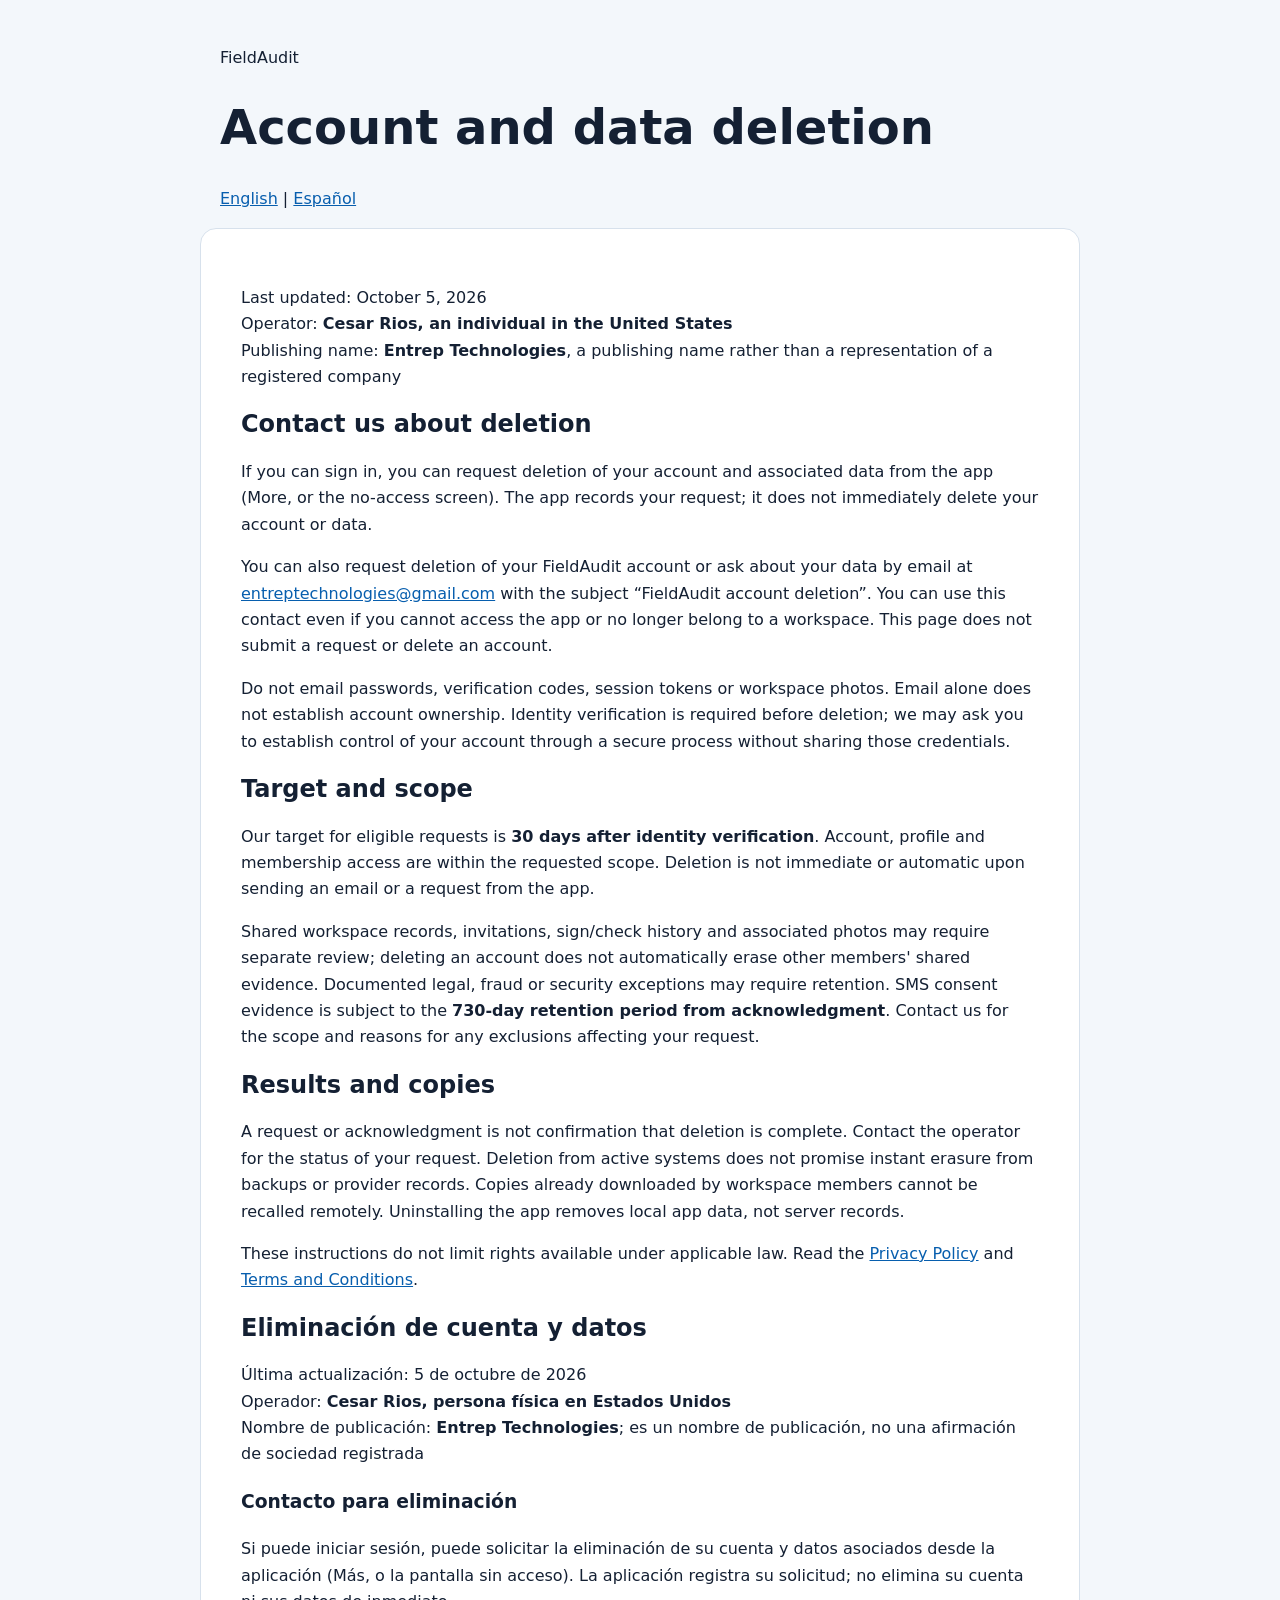
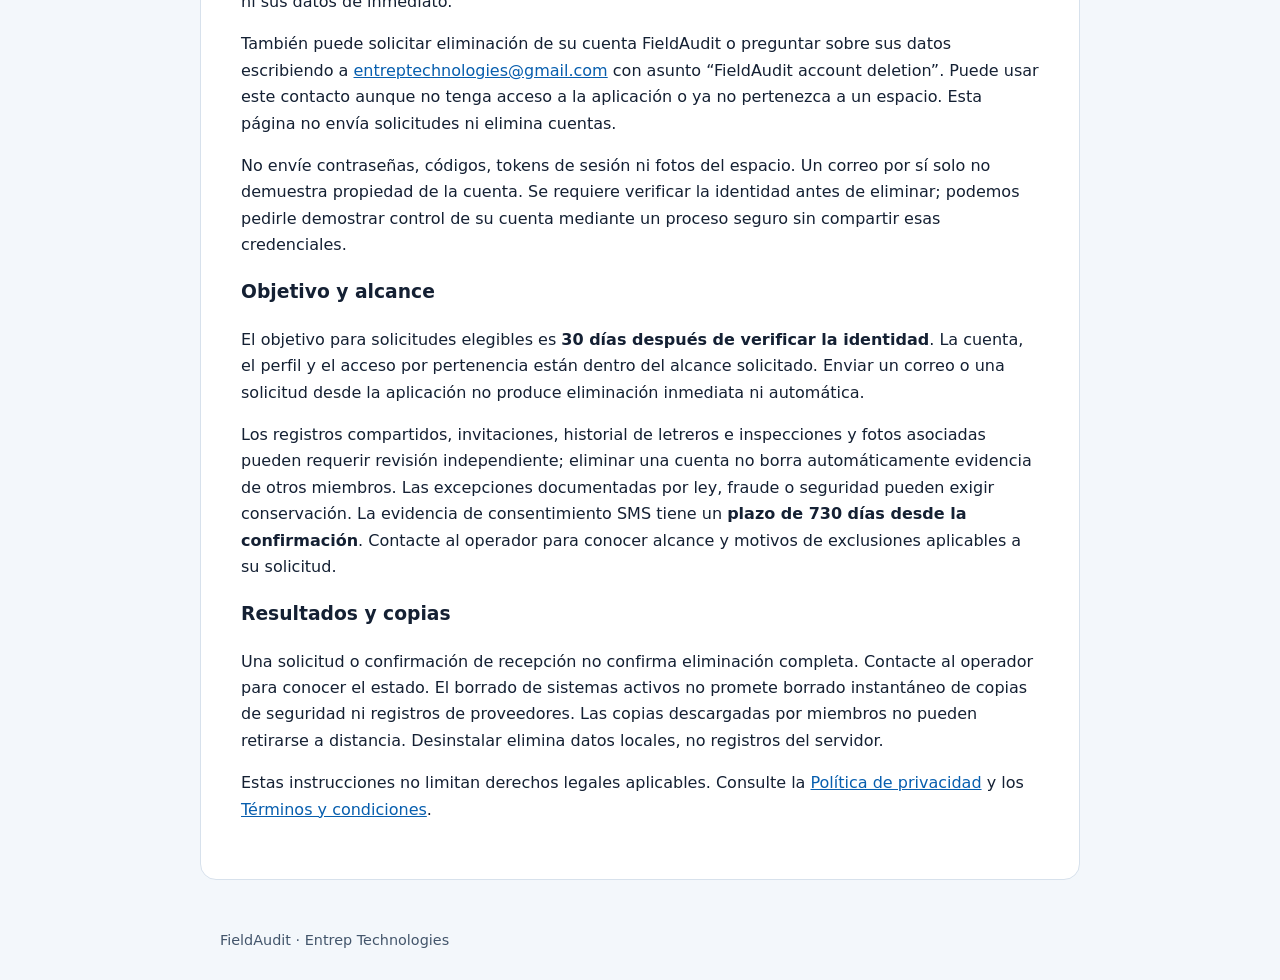
<file: delete/index.html>
<!doctype html>
<html lang="en">
  <head>
    <meta charset="utf-8" />
    <meta name="viewport" content="width=device-width, initial-scale=1" />
    <title>FieldAudit Account and Data Deletion</title>
    <link rel="stylesheet" href="../assets/site.css" />
  </head>
  <body>
    <header>
      <p>FieldAudit</p>
      <h1>Account and data deletion</h1>
      <nav aria-label="Language">
        <a href="#en">English</a> | <a href="#es" lang="es">Español</a>
      </nav>
    </header>
    <main>
      <section lang="en" id="en" aria-label="Deletion information in English">
        <p>
          Last updated: October 5, 2026<br />
          Operator:
          <strong>Cesar Rios, an individual in the United States</strong><br />
          Publishing name: <strong>Entrep Technologies</strong>, a publishing
          name rather than a representation of a registered company
        </p>
        <h2>Contact us about deletion</h2>
        <p>
          If you can sign in, you can request deletion of your account and
          associated data from the app (More, or the no-access screen). The app
          records your request; it does not immediately delete your account or
          data.
        </p>
        <p>
          You can also request deletion of your FieldAudit account or ask about
          your data by email at
          <a href="mailto:entreptechnologies@gmail.com"
            >entreptechnologies@gmail.com</a
          >
          with the subject “FieldAudit account deletion”. You can use this
          contact even if you cannot access the app or no longer belong to a
          workspace. This page does not submit a request or delete an account.
        </p>
        <p>
          Do not email passwords, verification codes, session tokens or
          workspace photos. Email alone does not establish account ownership.
          Identity verification is required before deletion; we may ask you to
          establish control of your account through a secure process without
          sharing those credentials.
        </p>
        <h2>Target and scope</h2>
        <p>
          Our target for eligible requests is
          <strong>30 days after identity verification</strong>. Account, profile
          and membership access are within the requested scope. Deletion is not
          immediate or automatic upon sending an email or a request from the
          app.
        </p>
        <p>
          Shared workspace records, invitations, sign/check history and
          associated photos may require separate review; deleting an account
          does not automatically erase other members' shared evidence.
          Documented legal, fraud or security exceptions may require retention.
          SMS consent evidence is subject to the
          <strong>730-day retention period from acknowledgment</strong>. Contact
          us for the scope and reasons for any exclusions affecting your
          request.
        </p>
        <h2>Results and copies</h2>
        <p>
          A request or acknowledgment is not confirmation that deletion is
          complete. Contact the operator for the status of your request.
          Deletion from active systems does not promise instant erasure from
          backups or provider records. Copies already downloaded by workspace
          members cannot be recalled remotely. Uninstalling the app removes
          local app data, not server records.
        </p>
        <p>
          These instructions do not limit rights available under applicable law.
          Read the <a href="../privacy/">Privacy Policy</a> and
          <a href="../terms/">Terms and Conditions</a>.
        </p>
      </section>
      <section lang="es" id="es" aria-label="Eliminación en español">
        <h2>Eliminación de cuenta y datos</h2>
        <p>
          Última actualización: 5 de octubre de 2026<br />
          Operador: <strong>Cesar Rios, persona física en Estados Unidos</strong
          ><br />
          Nombre de publicación: <strong>Entrep Technologies</strong>; es un
          nombre de publicación, no una afirmación de sociedad registrada
        </p>
        <h3>Contacto para eliminación</h3>
        <p>
          Si puede iniciar sesión, puede solicitar la eliminación de su cuenta y
          datos asociados desde la aplicación (Más, o la pantalla sin acceso).
          La aplicación registra su solicitud; no elimina su cuenta ni sus datos
          de inmediato.
        </p>
        <p>
          También puede solicitar eliminación de su cuenta FieldAudit o
          preguntar sobre sus datos escribiendo a
          <a href="mailto:entreptechnologies@gmail.com"
            >entreptechnologies@gmail.com</a
          >
          con asunto “FieldAudit account deletion”. Puede usar este contacto
          aunque no tenga acceso a la aplicación o ya no pertenezca a un
          espacio. Esta página no envía solicitudes ni elimina cuentas.
        </p>
        <p>
          No envíe contraseñas, códigos, tokens de sesión ni fotos del espacio.
          Un correo por sí solo no demuestra propiedad de la cuenta. Se requiere
          verificar la identidad antes de eliminar; podemos pedirle demostrar
          control de su cuenta mediante un proceso seguro sin compartir esas
          credenciales.
        </p>
        <h3>Objetivo y alcance</h3>
        <p>
          El objetivo para solicitudes elegibles es
          <strong>30 días después de verificar la identidad</strong>. La cuenta,
          el perfil y el acceso por pertenencia están dentro del alcance
          solicitado. Enviar un correo o una solicitud desde la aplicación no
          produce eliminación inmediata ni automática.
        </p>
        <p>
          Los registros compartidos, invitaciones, historial de letreros e
          inspecciones y fotos asociadas pueden requerir revisión independiente;
          eliminar una cuenta no borra automáticamente evidencia de otros
          miembros. Las excepciones documentadas por ley, fraude o seguridad
          pueden exigir conservación. La evidencia de consentimiento SMS tiene
          un
          <strong>plazo de 730 días desde la confirmación</strong>. Contacte al
          operador para conocer alcance y motivos de exclusiones aplicables a su
          solicitud.
        </p>
        <h3>Resultados y copias</h3>
        <p>
          Una solicitud o confirmación de recepción no confirma eliminación
          completa. Contacte al operador para conocer el estado. El borrado de
          sistemas activos no promete borrado instantáneo de copias de seguridad
          ni registros de proveedores. Las copias descargadas por miembros no
          pueden retirarse a distancia. Desinstalar elimina datos locales, no
          registros del servidor.
        </p>
        <p>
          Estas instrucciones no limitan derechos legales aplicables. Consulte
          la <a href="../privacy/#es">Política de privacidad</a> y los
          <a href="../terms/#es">Términos y condiciones</a>.
        </p>
      </section>
    </main>
    <footer>FieldAudit · Entrep Technologies</footer>
  </body>
</html>
</file>
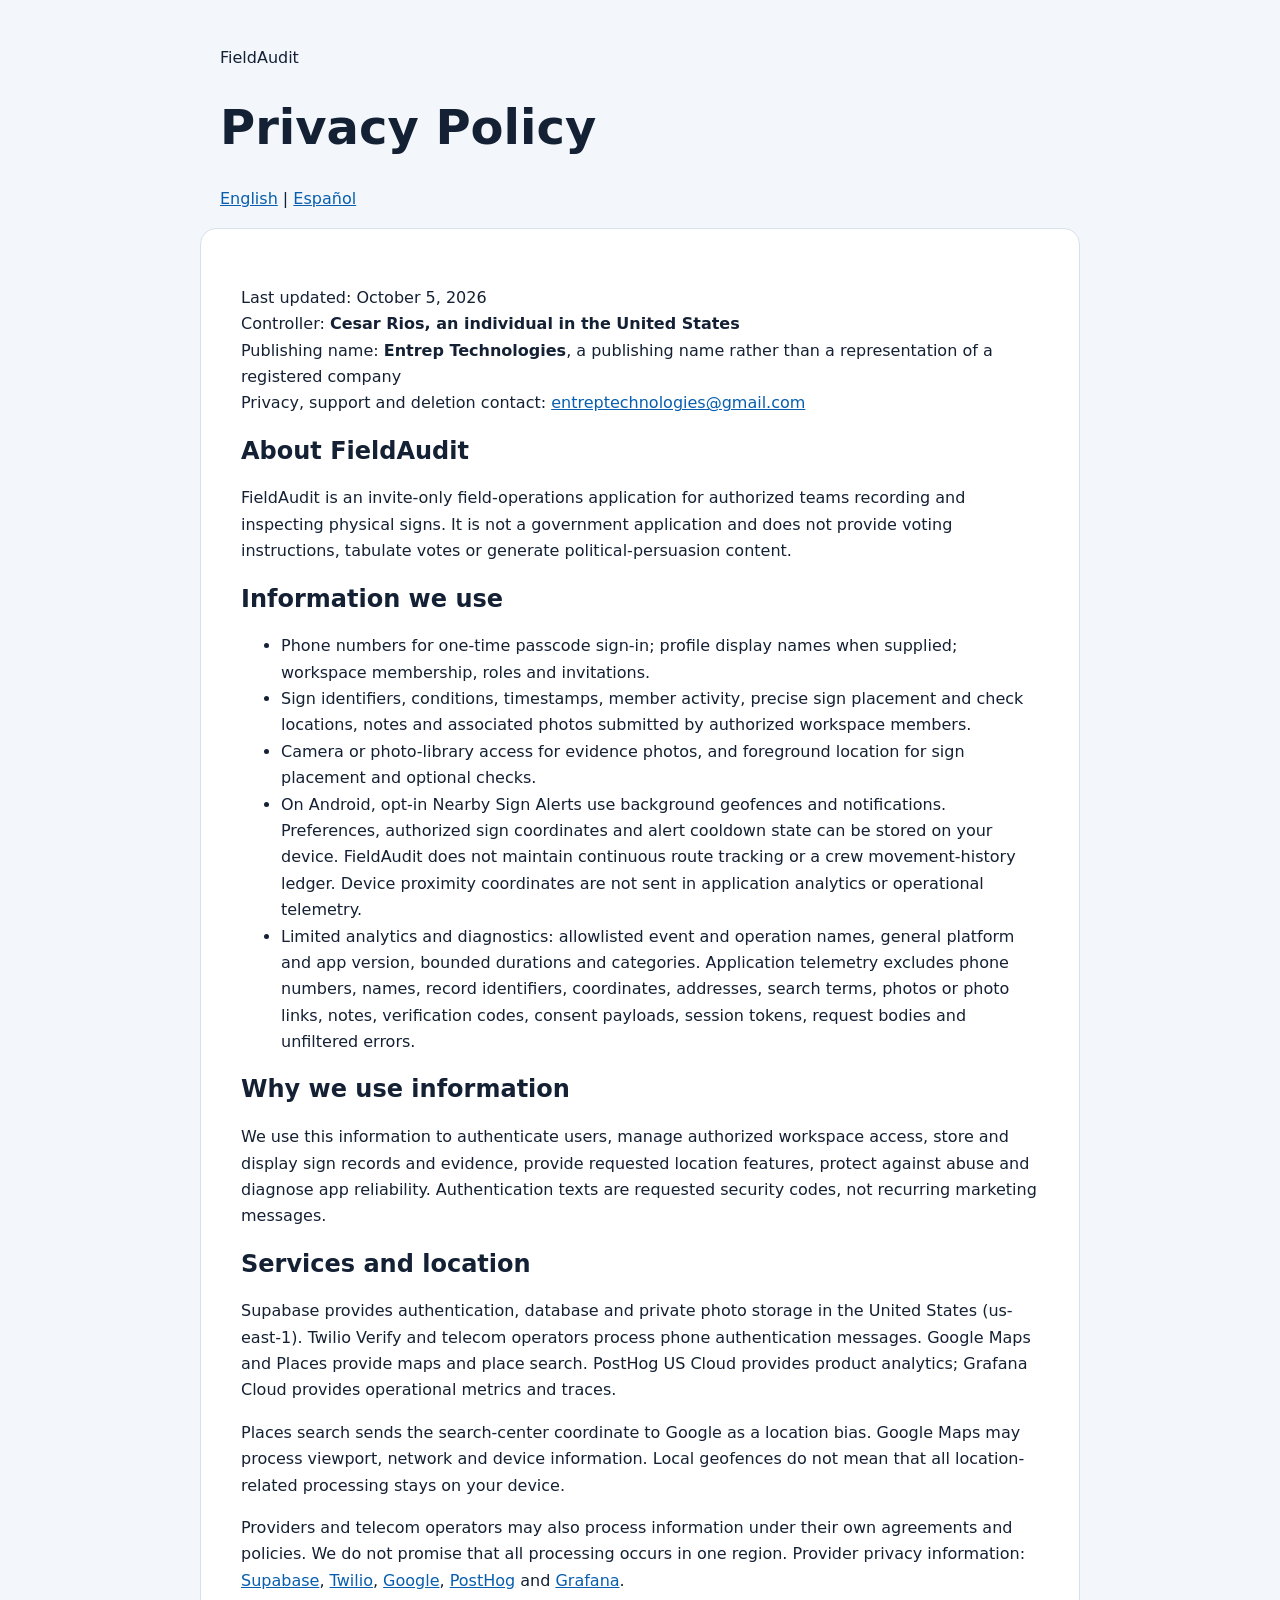
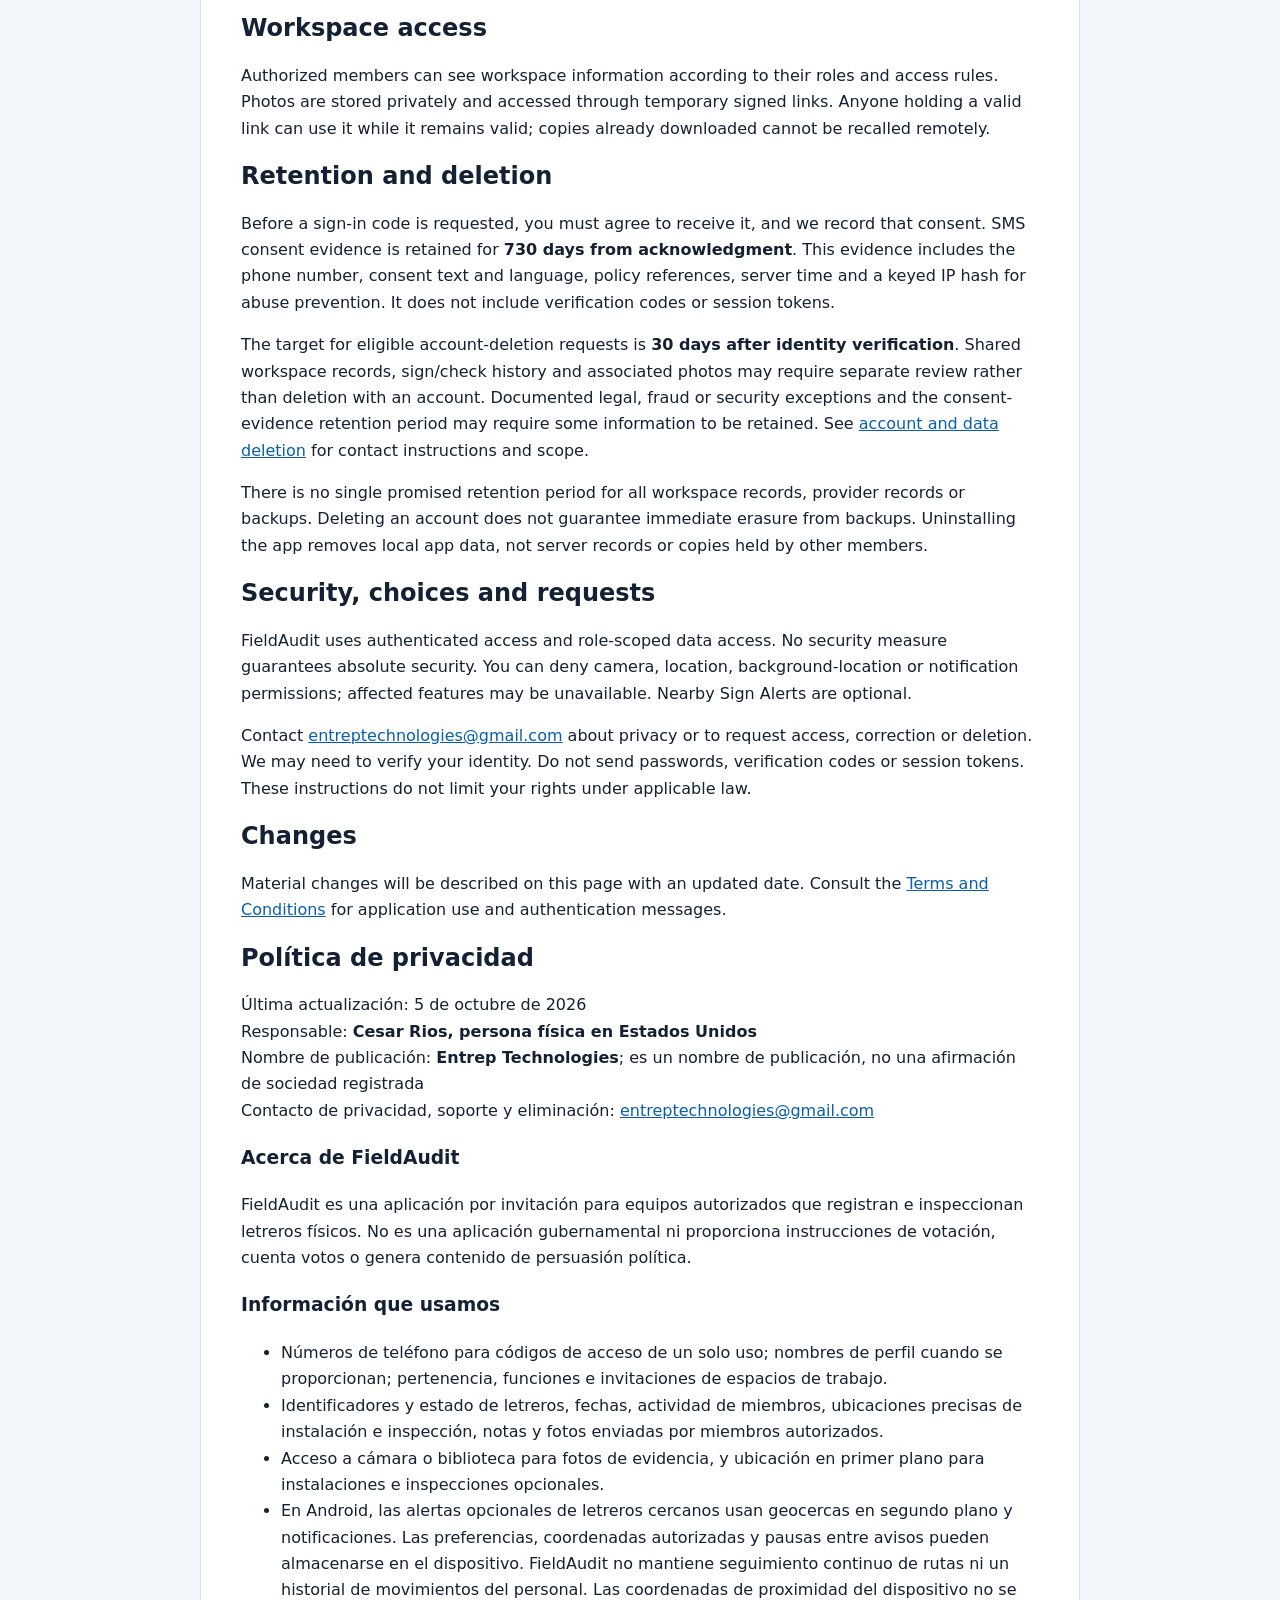
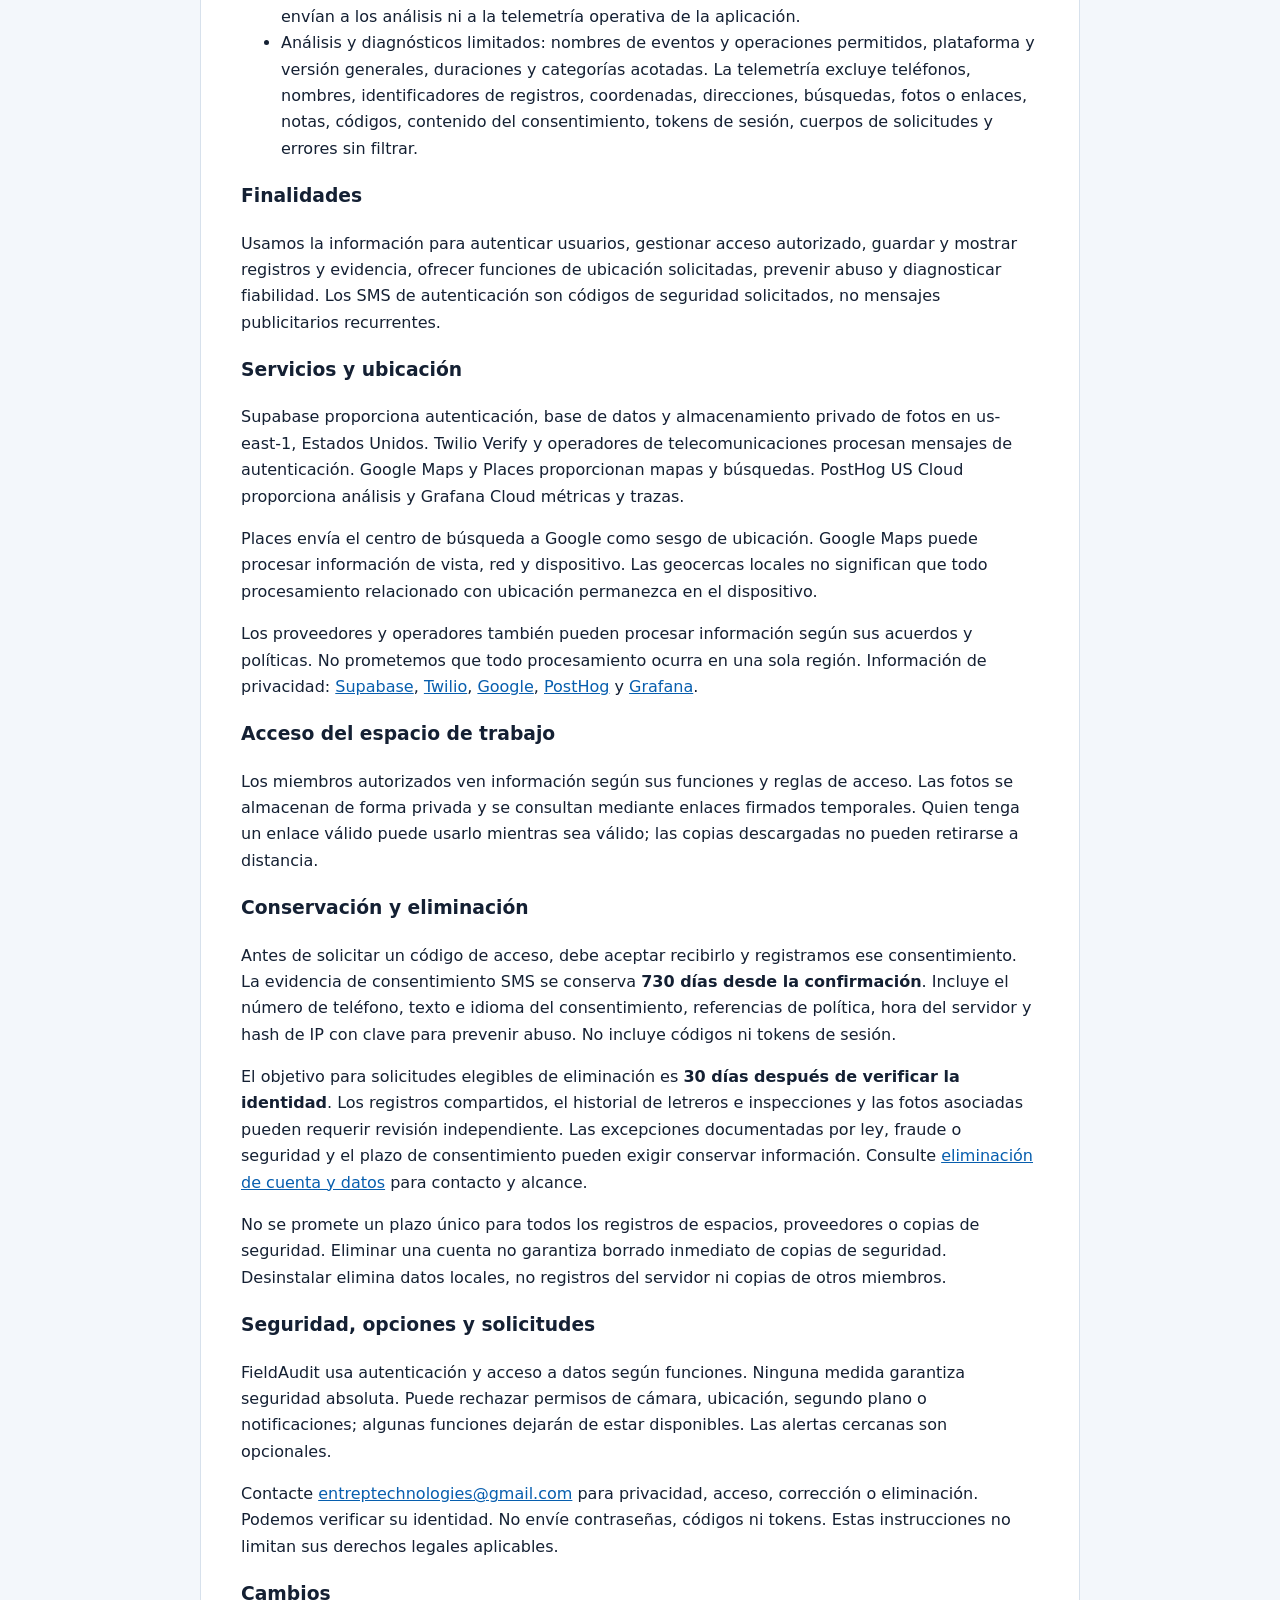
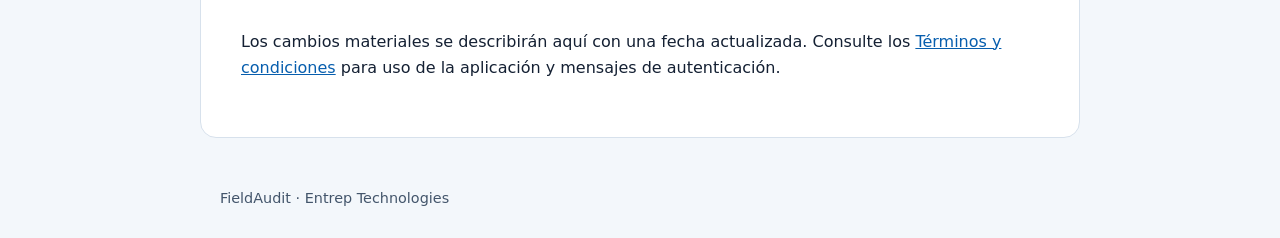
<file: privacy/index.html>
<!doctype html>
<html lang="en">
  <head>
    <meta charset="utf-8" />
    <meta name="viewport" content="width=device-width, initial-scale=1" />
    <title>FieldAudit Privacy Policy</title>
    <link rel="stylesheet" href="../assets/site.css" />
  </head>
  <body>
    <header>
      <p>FieldAudit</p>
      <h1>Privacy Policy</h1>
      <nav aria-label="Language">
        <a href="#en">English</a> | <a href="#es" lang="es">Español</a>
      </nav>
    </header>
    <main>
      <section lang="en" id="en" aria-label="Privacy Policy in English">
        <p>
          Last updated: October 5, 2026<br />
          Controller:
          <strong>Cesar Rios, an individual in the United States</strong><br />
          Publishing name: <strong>Entrep Technologies</strong>, a publishing
          name rather than a representation of a registered company<br />
          Privacy, support and deletion contact:
          <a href="mailto:entreptechnologies@gmail.com"
            >entreptechnologies@gmail.com</a
          >
        </p>
        <h2>About FieldAudit</h2>
        <p>
          FieldAudit is an invite-only field-operations application for
          authorized teams recording and inspecting physical signs. It is not a
          government application and does not provide voting instructions,
          tabulate votes or generate political-persuasion content.
        </p>
        <h2>Information we use</h2>
        <ul>
          <li>
            Phone numbers for one-time passcode sign-in; profile display names
            when supplied; workspace membership, roles and invitations.
          </li>
          <li>
            Sign identifiers, conditions, timestamps, member activity, precise
            sign placement and check locations, notes and associated photos
            submitted by authorized workspace members.
          </li>
          <li>
            Camera or photo-library access for evidence photos, and foreground
            location for sign placement and optional checks.
          </li>
          <li>
            On Android, opt-in Nearby Sign Alerts use background geofences and
            notifications. Preferences, authorized sign coordinates and alert
            cooldown state can be stored on your device. FieldAudit does not
            maintain continuous route tracking or a crew movement-history
            ledger. Device proximity coordinates are not sent in application
            analytics or operational telemetry.
          </li>
          <li>
            Limited analytics and diagnostics: allowlisted event and operation
            names, general platform and app version, bounded durations and
            categories. Application telemetry excludes phone numbers, names,
            record identifiers, coordinates, addresses, search terms, photos or
            photo links, notes, verification codes, consent payloads, session
            tokens, request bodies and unfiltered errors.
          </li>
        </ul>
        <h2>Why we use information</h2>
        <p>
          We use this information to authenticate users, manage authorized
          workspace access, store and display sign records and evidence, provide
          requested location features, protect against abuse and diagnose app
          reliability. Authentication texts are requested security codes, not
          recurring marketing messages.
        </p>
        <h2>Services and location</h2>
        <p>
          Supabase provides authentication, database and private photo storage
          in the United States (us-east-1). Twilio Verify and telecom operators
          process phone authentication messages. Google Maps and Places provide
          maps and place search. PostHog US Cloud provides product analytics;
          Grafana Cloud provides operational metrics and traces.
        </p>
        <p>
          Places search sends the search-center coordinate to Google as a
          location bias. Google Maps may process viewport, network and device
          information. Local geofences do not mean that all location-related
          processing stays on your device.
        </p>
        <p>
          Providers and telecom operators may also process information under
          their own agreements and policies. We do not promise that all
          processing occurs in one region. Provider privacy information:
          <a href="https://supabase.com/privacy">Supabase</a>,
          <a href="https://www.twilio.com/en-us/legal/privacy">Twilio</a>,
          <a href="https://policies.google.com/privacy">Google</a>,
          <a href="https://posthog.com/privacy">PostHog</a> and
          <a href="https://grafana.com/legal/privacy-policy/">Grafana</a>.
        </p>
        <h2>Workspace access</h2>
        <p>
          Authorized members can see workspace information according to their
          roles and access rules. Photos are stored privately and accessed
          through temporary signed links. Anyone holding a valid link can use it
          while it remains valid; copies already downloaded cannot be recalled
          remotely.
        </p>
        <h2>Retention and deletion</h2>
        <p>
          Before a sign-in code is requested, you must agree to receive it, and
          we record that consent. SMS consent evidence is retained for
          <strong>730 days from acknowledgment</strong>. This evidence includes
          the phone number, consent text and language, policy references, server
          time and a keyed IP hash for abuse prevention. It does not include
          verification codes or session tokens.
        </p>
        <p>
          The target for eligible account-deletion requests is
          <strong>30 days after identity verification</strong>. Shared workspace
          records, sign/check history and associated photos may require separate
          review rather than deletion with an account. Documented legal, fraud
          or security exceptions and the consent-evidence retention period may
          require some information to be retained. See
          <a href="../delete/">account and data deletion</a> for contact
          instructions and scope.
        </p>
        <p>
          There is no single promised retention period for all workspace
          records, provider records or backups. Deleting an account does not
          guarantee immediate erasure from backups. Uninstalling the app removes
          local app data, not server records or copies held by other members.
        </p>
        <h2>Security, choices and requests</h2>
        <p>
          FieldAudit uses authenticated access and role-scoped data access. No
          security measure guarantees absolute security. You can deny camera,
          location, background-location or notification permissions; affected
          features may be unavailable. Nearby Sign Alerts are optional.
        </p>
        <p>
          Contact
          <a href="mailto:entreptechnologies@gmail.com"
            >entreptechnologies@gmail.com</a
          >
          about privacy or to request access, correction or deletion. We may
          need to verify your identity. Do not send passwords, verification
          codes or session tokens. These instructions do not limit your rights
          under applicable law.
        </p>
        <h2>Changes</h2>
        <p>
          Material changes will be described on this page with an updated date.
          Consult the <a href="../terms/">Terms and Conditions</a> for
          application use and authentication messages.
        </p>
      </section>
      <section lang="es" id="es" aria-label="Política de privacidad en español">
        <h2>Política de privacidad</h2>
        <p>
          Última actualización: 5 de octubre de 2026<br />
          Responsable:
          <strong>Cesar Rios, persona física en Estados Unidos</strong><br />
          Nombre de publicación: <strong>Entrep Technologies</strong>; es un
          nombre de publicación, no una afirmación de sociedad registrada<br />
          Contacto de privacidad, soporte y eliminación:
          <a href="mailto:entreptechnologies@gmail.com"
            >entreptechnologies@gmail.com</a
          >
        </p>
        <h3>Acerca de FieldAudit</h3>
        <p>
          FieldAudit es una aplicación por invitación para equipos autorizados
          que registran e inspeccionan letreros físicos. No es una aplicación
          gubernamental ni proporciona instrucciones de votación, cuenta votos o
          genera contenido de persuasión política.
        </p>
        <h3>Información que usamos</h3>
        <ul>
          <li>
            Números de teléfono para códigos de acceso de un solo uso; nombres
            de perfil cuando se proporcionan; pertenencia, funciones e
            invitaciones de espacios de trabajo.
          </li>
          <li>
            Identificadores y estado de letreros, fechas, actividad de miembros,
            ubicaciones precisas de instalación e inspección, notas y fotos
            enviadas por miembros autorizados.
          </li>
          <li>
            Acceso a cámara o biblioteca para fotos de evidencia, y ubicación en
            primer plano para instalaciones e inspecciones opcionales.
          </li>
          <li>
            En Android, las alertas opcionales de letreros cercanos usan
            geocercas en segundo plano y notificaciones. Las preferencias,
            coordenadas autorizadas y pausas entre avisos pueden almacenarse en
            el dispositivo. FieldAudit no mantiene seguimiento continuo de rutas
            ni un historial de movimientos del personal. Las coordenadas de
            proximidad del dispositivo no se envían a los análisis ni a la
            telemetría operativa de la aplicación.
          </li>
          <li>
            Análisis y diagnósticos limitados: nombres de eventos y operaciones
            permitidos, plataforma y versión generales, duraciones y categorías
            acotadas. La telemetría excluye teléfonos, nombres, identificadores
            de registros, coordenadas, direcciones, búsquedas, fotos o enlaces,
            notas, códigos, contenido del consentimiento, tokens de sesión,
            cuerpos de solicitudes y errores sin filtrar.
          </li>
        </ul>
        <h3>Finalidades</h3>
        <p>
          Usamos la información para autenticar usuarios, gestionar acceso
          autorizado, guardar y mostrar registros y evidencia, ofrecer funciones
          de ubicación solicitadas, prevenir abuso y diagnosticar fiabilidad.
          Los SMS de autenticación son códigos de seguridad solicitados, no
          mensajes publicitarios recurrentes.
        </p>
        <h3>Servicios y ubicación</h3>
        <p>
          Supabase proporciona autenticación, base de datos y almacenamiento
          privado de fotos en us-east-1, Estados Unidos. Twilio Verify y
          operadores de telecomunicaciones procesan mensajes de autenticación.
          Google Maps y Places proporcionan mapas y búsquedas. PostHog US Cloud
          proporciona análisis y Grafana Cloud métricas y trazas.
        </p>
        <p>
          Places envía el centro de búsqueda a Google como sesgo de ubicación.
          Google Maps puede procesar información de vista, red y dispositivo.
          Las geocercas locales no significan que todo procesamiento relacionado
          con ubicación permanezca en el dispositivo.
        </p>
        <p>
          Los proveedores y operadores también pueden procesar información según
          sus acuerdos y políticas. No prometemos que todo procesamiento ocurra
          en una sola región. Información de privacidad:
          <a href="https://supabase.com/privacy">Supabase</a>,
          <a href="https://www.twilio.com/en-us/legal/privacy">Twilio</a>,
          <a href="https://policies.google.com/privacy">Google</a>,
          <a href="https://posthog.com/privacy">PostHog</a> y
          <a href="https://grafana.com/legal/privacy-policy/">Grafana</a>.
        </p>
        <h3>Acceso del espacio de trabajo</h3>
        <p>
          Los miembros autorizados ven información según sus funciones y reglas
          de acceso. Las fotos se almacenan de forma privada y se consultan
          mediante enlaces firmados temporales. Quien tenga un enlace válido
          puede usarlo mientras sea válido; las copias descargadas no pueden
          retirarse a distancia.
        </p>
        <h3>Conservación y eliminación</h3>
        <p>
          Antes de solicitar un código de acceso, debe aceptar recibirlo y
          registramos ese consentimiento. La evidencia de consentimiento SMS se
          conserva <strong>730 días desde la confirmación</strong>. Incluye el
          número de teléfono, texto e idioma del consentimiento, referencias de
          política, hora del servidor y hash de IP con clave para prevenir
          abuso. No incluye códigos ni tokens de sesión.
        </p>
        <p>
          El objetivo para solicitudes elegibles de eliminación es
          <strong>30 días después de verificar la identidad</strong>. Los
          registros compartidos, el historial de letreros e inspecciones y las
          fotos asociadas pueden requerir revisión independiente. Las
          excepciones documentadas por ley, fraude o seguridad y el plazo de
          consentimiento pueden exigir conservar información. Consulte
          <a href="../delete/#es">eliminación de cuenta y datos</a> para
          contacto y alcance.
        </p>
        <p>
          No se promete un plazo único para todos los registros de espacios,
          proveedores o copias de seguridad. Eliminar una cuenta no garantiza
          borrado inmediato de copias de seguridad. Desinstalar elimina datos
          locales, no registros del servidor ni copias de otros miembros.
        </p>
        <h3>Seguridad, opciones y solicitudes</h3>
        <p>
          FieldAudit usa autenticación y acceso a datos según funciones. Ninguna
          medida garantiza seguridad absoluta. Puede rechazar permisos de
          cámara, ubicación, segundo plano o notificaciones; algunas funciones
          dejarán de estar disponibles. Las alertas cercanas son opcionales.
        </p>
        <p>
          Contacte
          <a href="mailto:entreptechnologies@gmail.com"
            >entreptechnologies@gmail.com</a
          >
          para privacidad, acceso, corrección o eliminación. Podemos verificar
          su identidad. No envíe contraseñas, códigos ni tokens. Estas
          instrucciones no limitan sus derechos legales aplicables.
        </p>
        <h3>Cambios</h3>
        <p>
          Los cambios materiales se describirán aquí con una fecha actualizada.
          Consulte los <a href="../terms/#es">Términos y condiciones</a> para
          uso de la aplicación y mensajes de autenticación.
        </p>
      </section>
    </main>
    <footer>FieldAudit · Entrep Technologies</footer>
  </body>
</html>
</file>
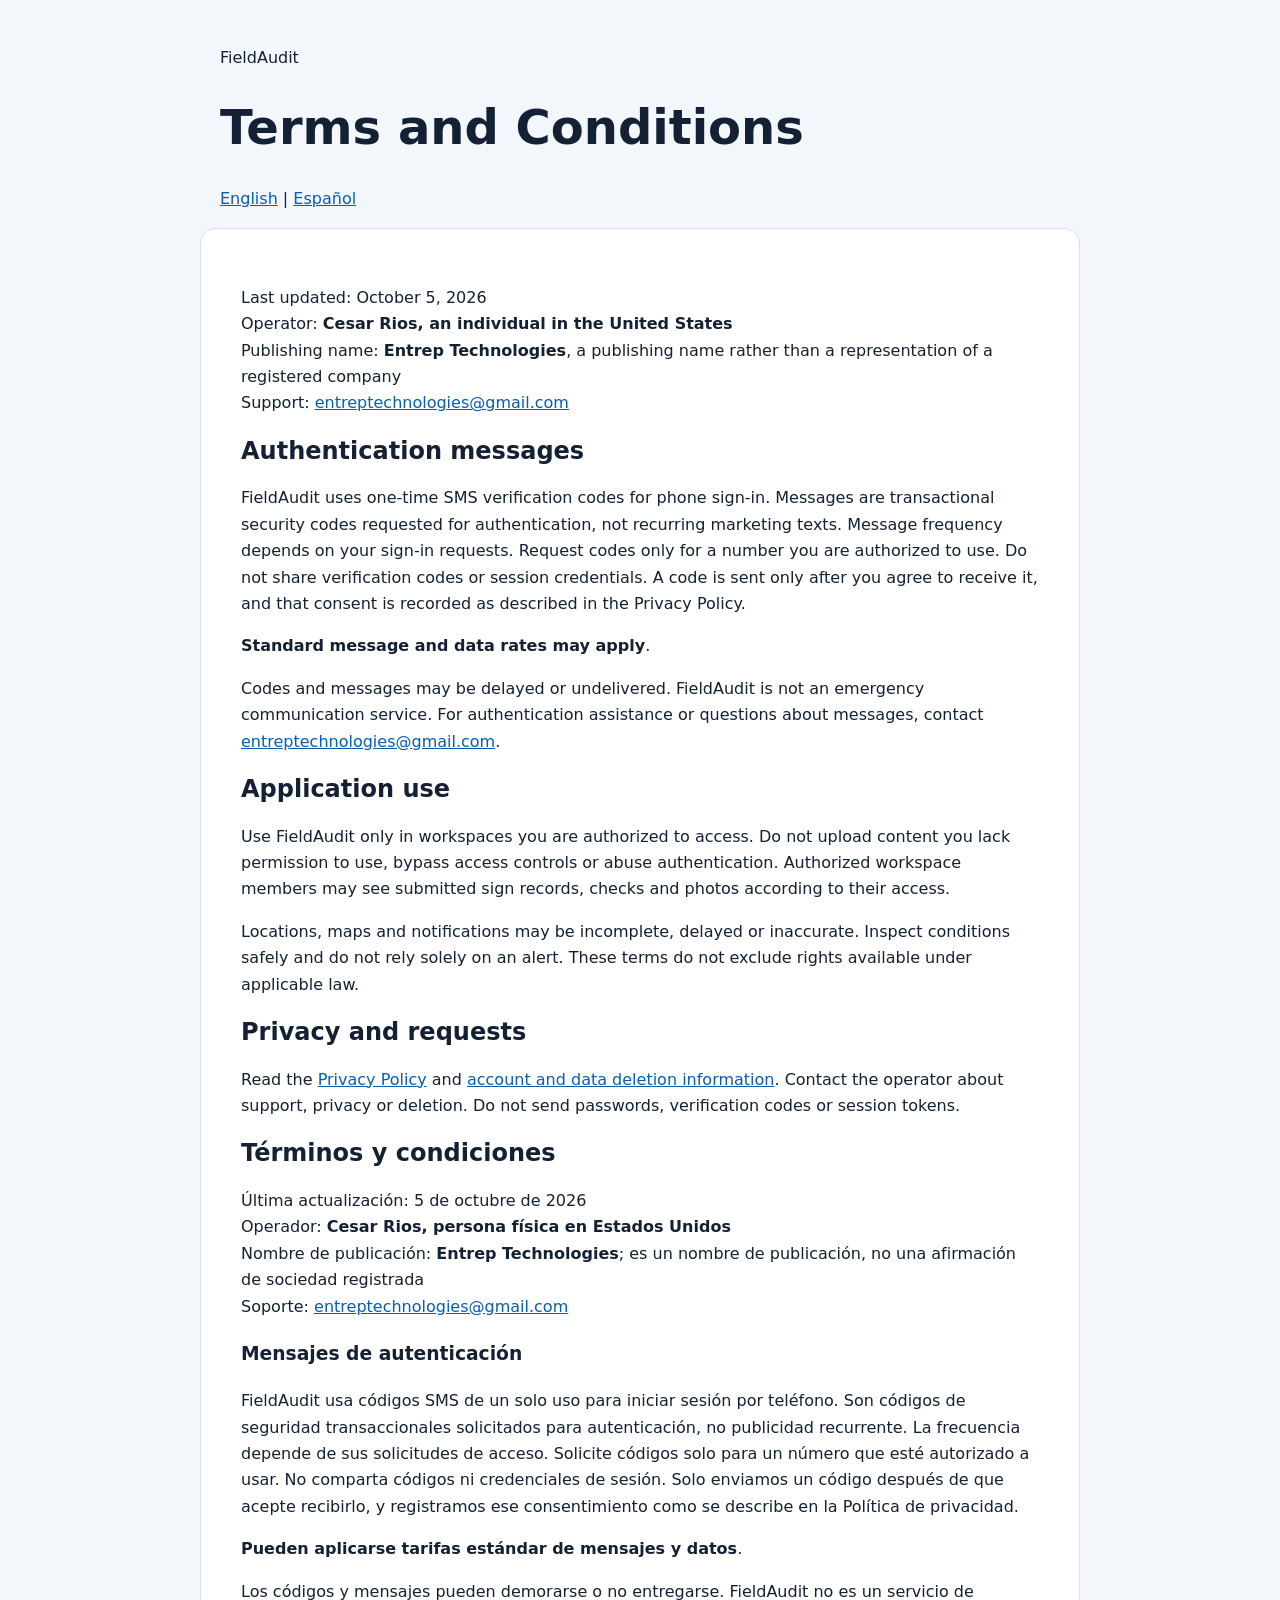
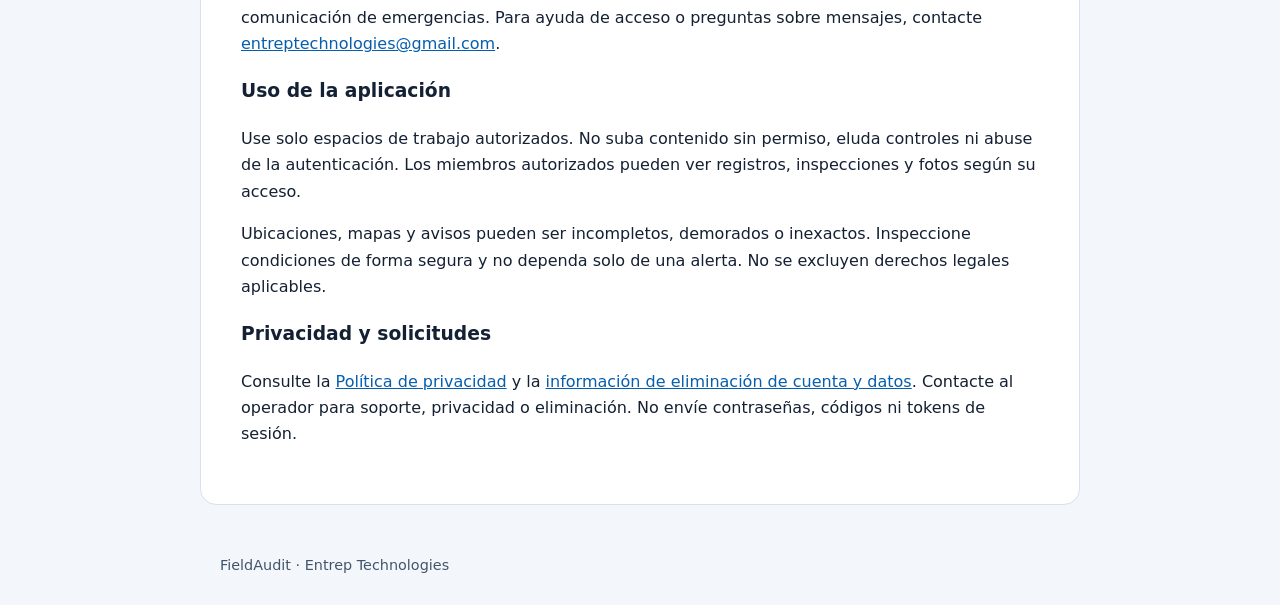
<file: terms/index.html>
<!doctype html>
<html lang="en">
  <head>
    <meta charset="utf-8" />
    <meta name="viewport" content="width=device-width, initial-scale=1" />
    <title>FieldAudit Terms and Conditions</title>
    <link rel="stylesheet" href="../assets/site.css" />
  </head>
  <body>
    <header>
      <p>FieldAudit</p>
      <h1>Terms and Conditions</h1>
      <nav aria-label="Language">
        <a href="#en">English</a> | <a href="#es" lang="es">Español</a>
      </nav>
    </header>
    <main>
      <section lang="en" id="en" aria-label="Terms in English">
        <p>
          Last updated: October 5, 2026<br />
          Operator:
          <strong>Cesar Rios, an individual in the United States</strong><br />
          Publishing name: <strong>Entrep Technologies</strong>, a publishing
          name rather than a representation of a registered company<br />
          Support:
          <a href="mailto:entreptechnologies@gmail.com"
            >entreptechnologies@gmail.com</a
          >
        </p>
        <h2>Authentication messages</h2>
        <p>
          FieldAudit uses one-time SMS verification codes for phone sign-in.
          Messages are transactional security codes requested for
          authentication, not recurring marketing texts. Message frequency
          depends on your sign-in requests. Request codes only for a number you
          are authorized to use. Do not share verification codes or session
          credentials. A code is sent only after you agree to receive it, and
          that consent is recorded as described in the Privacy Policy.
        </p>
        <p><strong>Standard message and data rates may apply</strong>.</p>
        <p>
          Codes and messages may be delayed or undelivered. FieldAudit is not an
          emergency communication service. For authentication assistance or
          questions about messages, contact
          <a href="mailto:entreptechnologies@gmail.com"
            >entreptechnologies@gmail.com</a
          >.
        </p>
        <h2>Application use</h2>
        <p>
          Use FieldAudit only in workspaces you are authorized to access. Do not
          upload content you lack permission to use, bypass access controls or
          abuse authentication. Authorized workspace members may see submitted
          sign records, checks and photos according to their access.
        </p>
        <p>
          Locations, maps and notifications may be incomplete, delayed or
          inaccurate. Inspect conditions safely and do not rely solely on an
          alert. These terms do not exclude rights available under applicable
          law.
        </p>
        <h2>Privacy and requests</h2>
        <p>
          Read the <a href="../privacy/">Privacy Policy</a> and
          <a href="../delete/">account and data deletion information</a>.
          Contact the operator about support, privacy or deletion. Do not send
          passwords, verification codes or session tokens.
        </p>
      </section>
      <section lang="es" id="es" aria-label="Términos en español">
        <h2>Términos y condiciones</h2>
        <p>
          Última actualización: 5 de octubre de 2026<br />
          Operador: <strong>Cesar Rios, persona física en Estados Unidos</strong
          ><br />
          Nombre de publicación: <strong>Entrep Technologies</strong>; es un
          nombre de publicación, no una afirmación de sociedad registrada<br />
          Soporte:
          <a href="mailto:entreptechnologies@gmail.com"
            >entreptechnologies@gmail.com</a
          >
        </p>
        <h3>Mensajes de autenticación</h3>
        <p>
          FieldAudit usa códigos SMS de un solo uso para iniciar sesión por
          teléfono. Son códigos de seguridad transaccionales solicitados para
          autenticación, no publicidad recurrente. La frecuencia depende de sus
          solicitudes de acceso. Solicite códigos solo para un número que esté
          autorizado a usar. No comparta códigos ni credenciales de sesión. Solo
          enviamos un código después de que acepte recibirlo, y registramos ese
          consentimiento como se describe en la Política de privacidad.
        </p>
        <p>
          <strong>Pueden aplicarse tarifas estándar de mensajes y datos</strong
          >.
        </p>
        <p>
          Los códigos y mensajes pueden demorarse o no entregarse. FieldAudit no
          es un servicio de comunicación de emergencias. Para ayuda de acceso o
          preguntas sobre mensajes, contacte
          <a href="mailto:entreptechnologies@gmail.com"
            >entreptechnologies@gmail.com</a
          >.
        </p>
        <h3>Uso de la aplicación</h3>
        <p>
          Use solo espacios de trabajo autorizados. No suba contenido sin
          permiso, eluda controles ni abuse de la autenticación. Los miembros
          autorizados pueden ver registros, inspecciones y fotos según su
          acceso.
        </p>
        <p>
          Ubicaciones, mapas y avisos pueden ser incompletos, demorados o
          inexactos. Inspeccione condiciones de forma segura y no dependa solo
          de una alerta. No se excluyen derechos legales aplicables.
        </p>
        <h3>Privacidad y solicitudes</h3>
        <p>
          Consulte la <a href="../privacy/#es">Política de privacidad</a> y la
          <a href="../delete/#es"
            >información de eliminación de cuenta y datos</a
          >. Contacte al operador para soporte, privacidad o eliminación. No
          envíe contraseñas, códigos ni tokens de sesión.
        </p>
      </section>
    </main>
    <footer>FieldAudit · Entrep Technologies</footer>
  </body>
</html>
</file>
<file: assets/site.css>
:root {
  color-scheme: light;
  font-family:
    'Segoe UI',
    system-ui,
    -apple-system,
    BlinkMacSystemFont,
    sans-serif;
  color: #142033;
  background: #f3f7fb;
}

body {
  margin: 0;
}

header,
main,
footer {
  box-sizing: border-box;
  margin: 0 auto;
  max-width: 880px;
  padding: 1.25rem;
}

header {
  padding-top: 2rem;
}

h1,
h2 {
  line-height: 1.2;
}

h1 {
  font-size: clamp(2rem, 5vw, 3rem);
}

main {
  background: #fff;
  border: 1px solid #d7e1ec;
  border-radius: 1rem;
  line-height: 1.65;
  margin-bottom: 2rem;
  padding: clamp(1.25rem, 4vw, 2.5rem);
}

a {
  color: #075eae;
}

footer {
  color: #43556b;
  font-size: 0.9rem;
  padding-bottom: 2rem;
}
</file>
